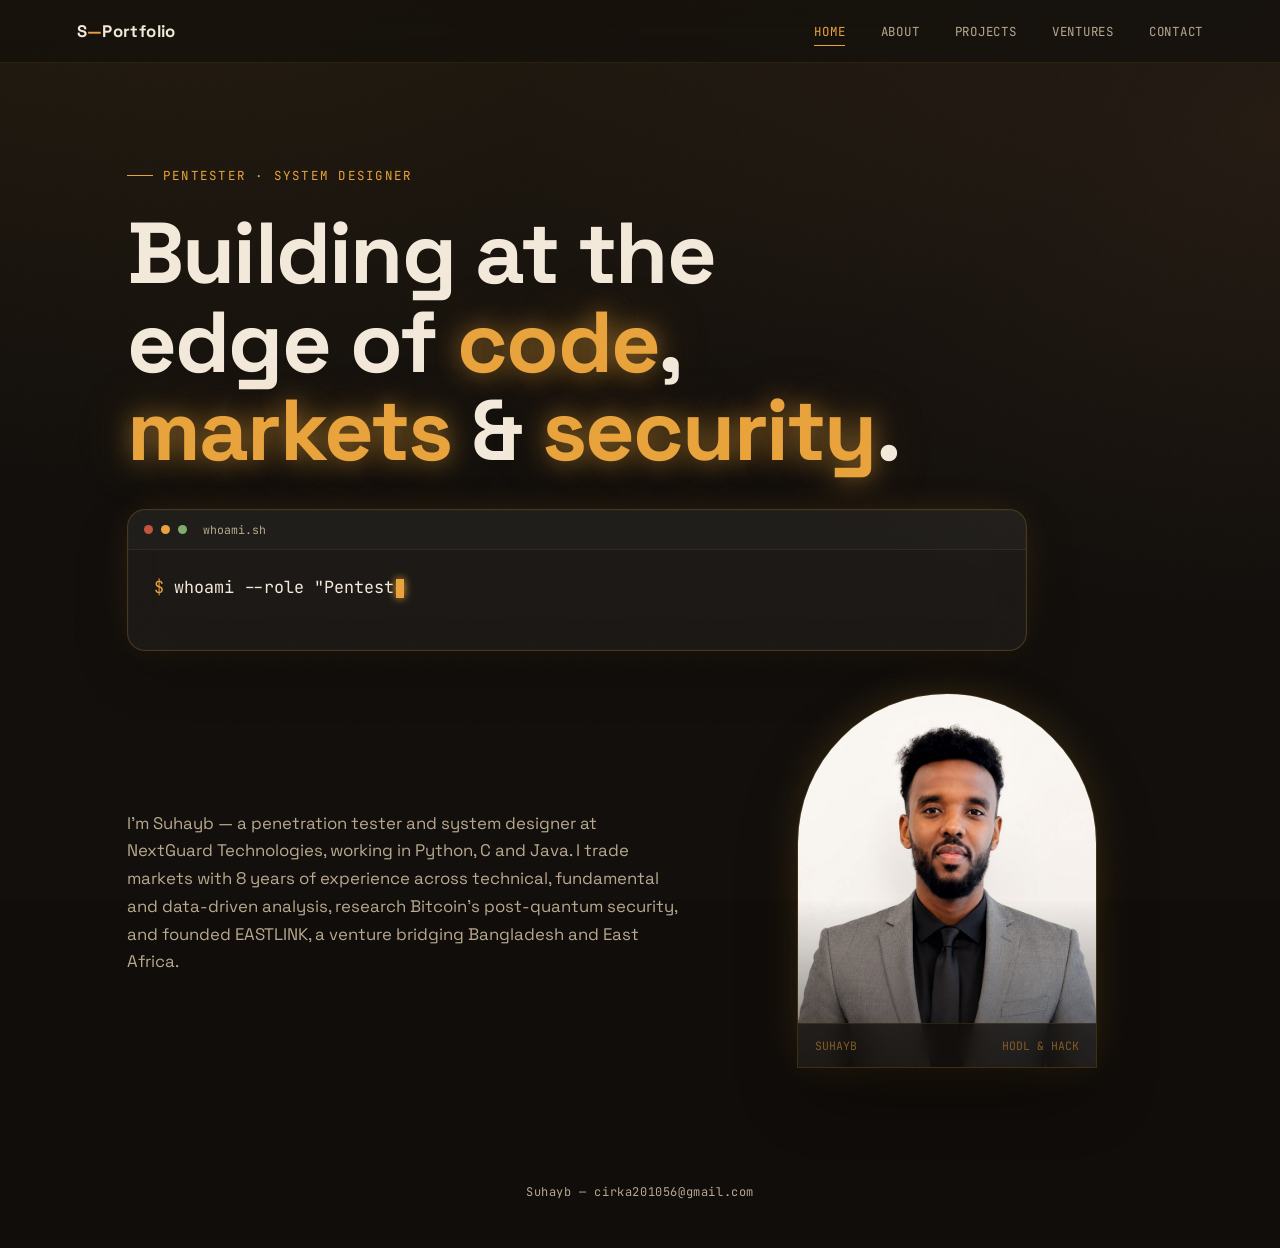
<file: index.html>
<!DOCTYPE html>
<html lang="en">
<head>
<meta charset="UTF-8">
<meta name="viewport" content="width=device-width, initial-scale=1.0">
<title>Suhayb — Pentester & System Designer | Trader | Entrepreneur</title>
<link rel="preconnect" href="https://fonts.googleapis.com">
<link rel="preconnect" href="https://fonts.gstatic.com" crossorigin>
<link href="https://fonts.googleapis.com/css2?family=Space+Grotesk:wght@400;500;600;700&family=JetBrains+Mono:wght@400;500;600&display=swap" rel="stylesheet">
<link rel="icon" type="image/svg+xml" href="favicon.svg">
<meta property="og:title" content="Suhayb — Pentester & System Designer | Trader | Entrepreneur">
<meta property="og:description" content="Penetration tester and system designer working in Python, C and Java. 8 years of ICT/SMC trading experience. Founder of EASTLINK.">
<meta property="og:type" content="website">
<meta property="og:url" content="https://suhaybosman.github.io/">
<meta property="og:image" content="https://suhaybosman.github.io/og-image.png">
<meta name="twitter:card" content="summary_large_image">
<meta name="twitter:title" content="Suhayb — Pentester & System Designer | Trader | Entrepreneur">
<meta name="twitter:description" content="Penetration tester and system designer working in Python, C and Java. 8 years of ICT/SMC trading experience. Founder of EASTLINK.">
<meta name="twitter:image" content="https://suhaybosman.github.io/og-image.png">
<meta name="description" content="Penetration tester and system designer working in Python, C and Java. 8 years of ICT/SMC trading experience. Founder of EASTLINK.">
<link rel="stylesheet" href="styles.css">
</head>
<body>
<div class="noise"></div>

<nav>
  <div class="logo">S<span>—</span>Portfolio</div>
  <button class="navToggle" aria-label="Toggle menu"><span></span><span></span><span></span></button>
  <div class="navlinks">
    <a href="index.html" class="active">Home</a>
    <a href="about.html">About</a>
    <a href="projects.html">Projects</a>
    <a href="ventures.html">Ventures</a>
    <a href="contact.html">Contact</a>
  </div>
</nav>

<main>
  <section class="hero">
    <div class="hero-top">
      <div class="eyebrow mono">Pentester · System Designer</div>
      <h1>Building at the edge of <span class="accent">code</span>, <span class="accent">markets</span> &amp; <span class="accent">security</span>.</h1>

      <div class="terminal terminal-wide">
        <div class="terminal-bar">
          <div class="dot r"></div><div class="dot y"></div><div class="dot g"></div>
          <div class="terminal-title">whoami.sh</div>
        </div>
        <div class="terminal-body">
          <span class="prompt">$</span> <span class="typed" id="typedText"></span><span class="cursor"></span>
        </div>
      </div>
    </div>

    <div class="hero-content">
      <p class="lead">I'm Suhayb — a penetration tester and system designer at NextGuard Technologies, working in Python, C and Java. I trade markets with 8 years of experience across technical, fundamental and data-driven analysis, research Bitcoin's post-quantum security, and founded EASTLINK, a venture bridging Bangladesh and East Africa.</p>

      <div class="hero-photo-wrap">
        <div class="hero-photo-glow"></div>
        <div class="hero-photo-frame">
          <img src="profile-photo.jpg" alt="Suhayb">
          <div class="hero-photo-tag">
            <span>SUHAYB</span>
            <span>HODL &amp; HACK</span>
          </div>
        </div>
      </div>
    </div>
  </section>
</main>

<footer>Suhayb — <span id="footerEmail">···</span></footer>
<script src="script.js"></script>
<script>
  const u = "cirka201056", d = "gmail.com";
  const fe = document.getElementById("footerEmail");
  if(fe){ fe.textContent = u + "@" + d; }
</script>
</body>
</html>
</file>
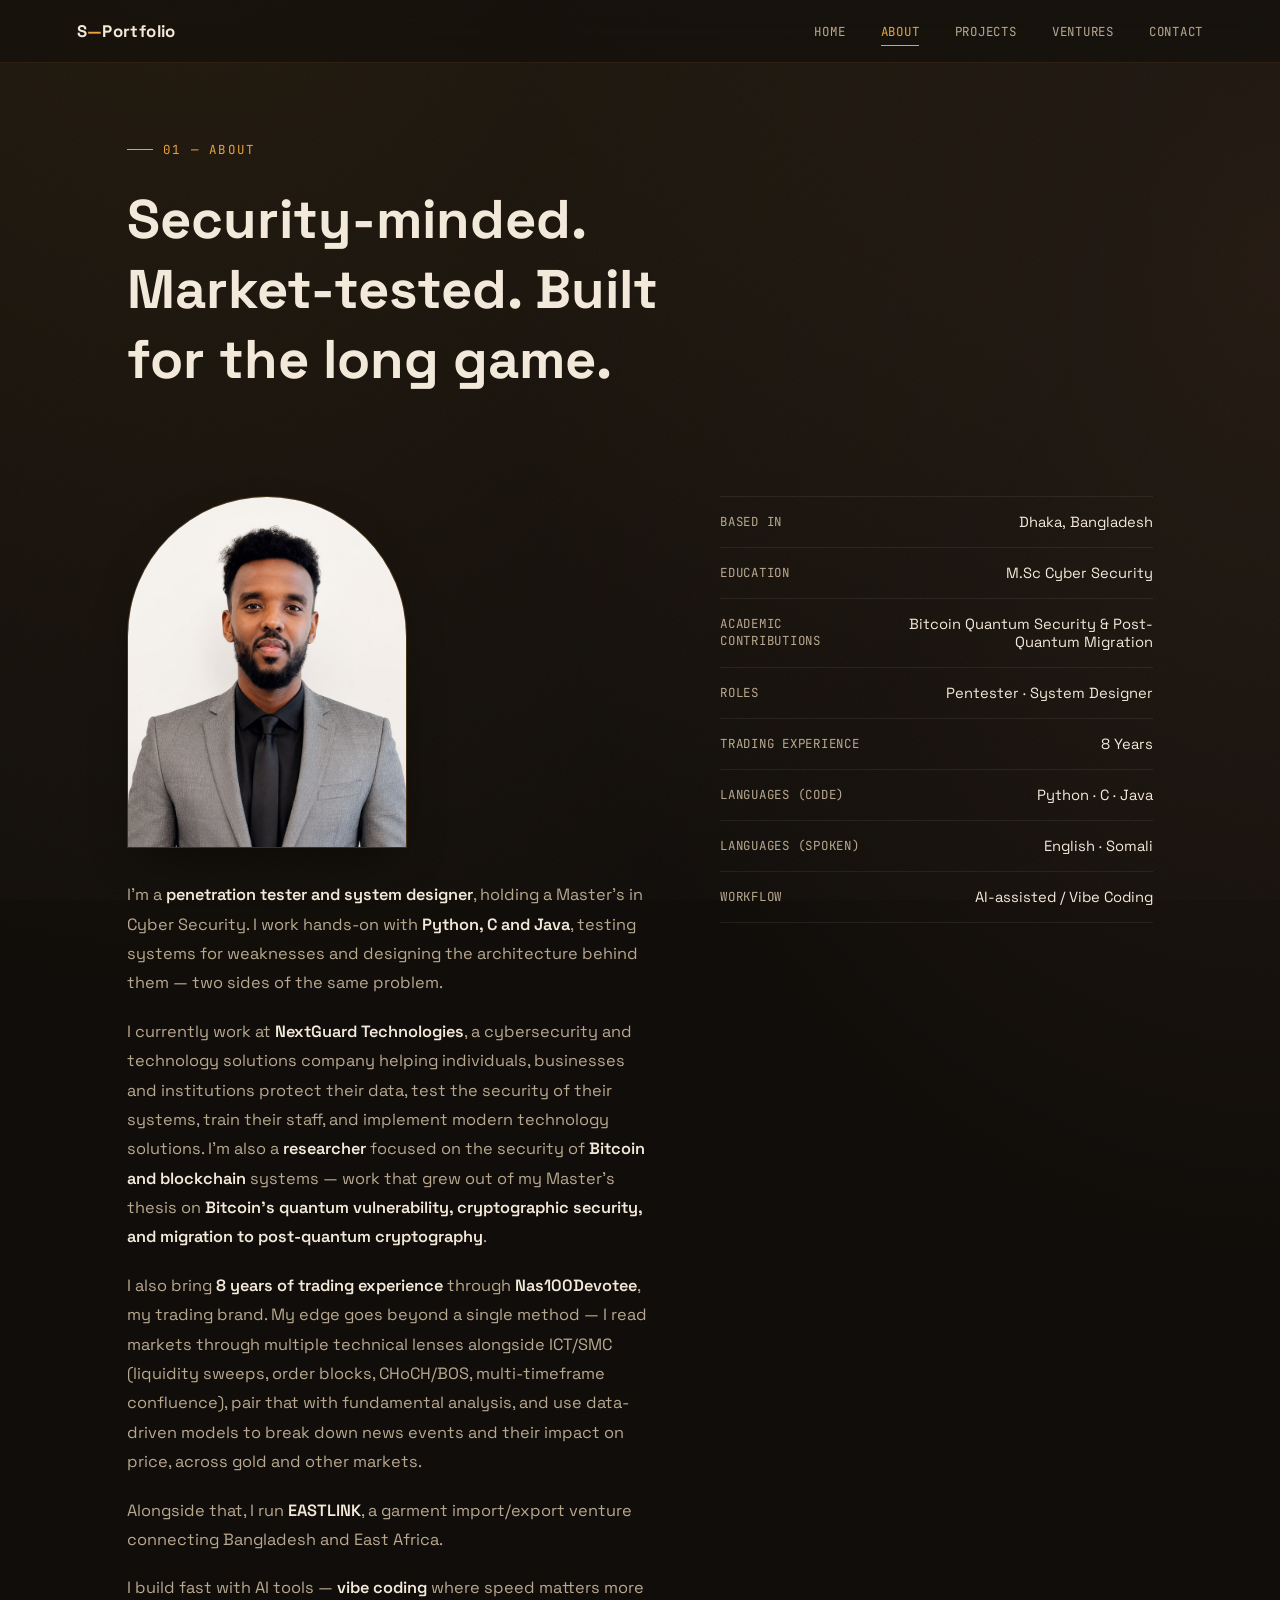
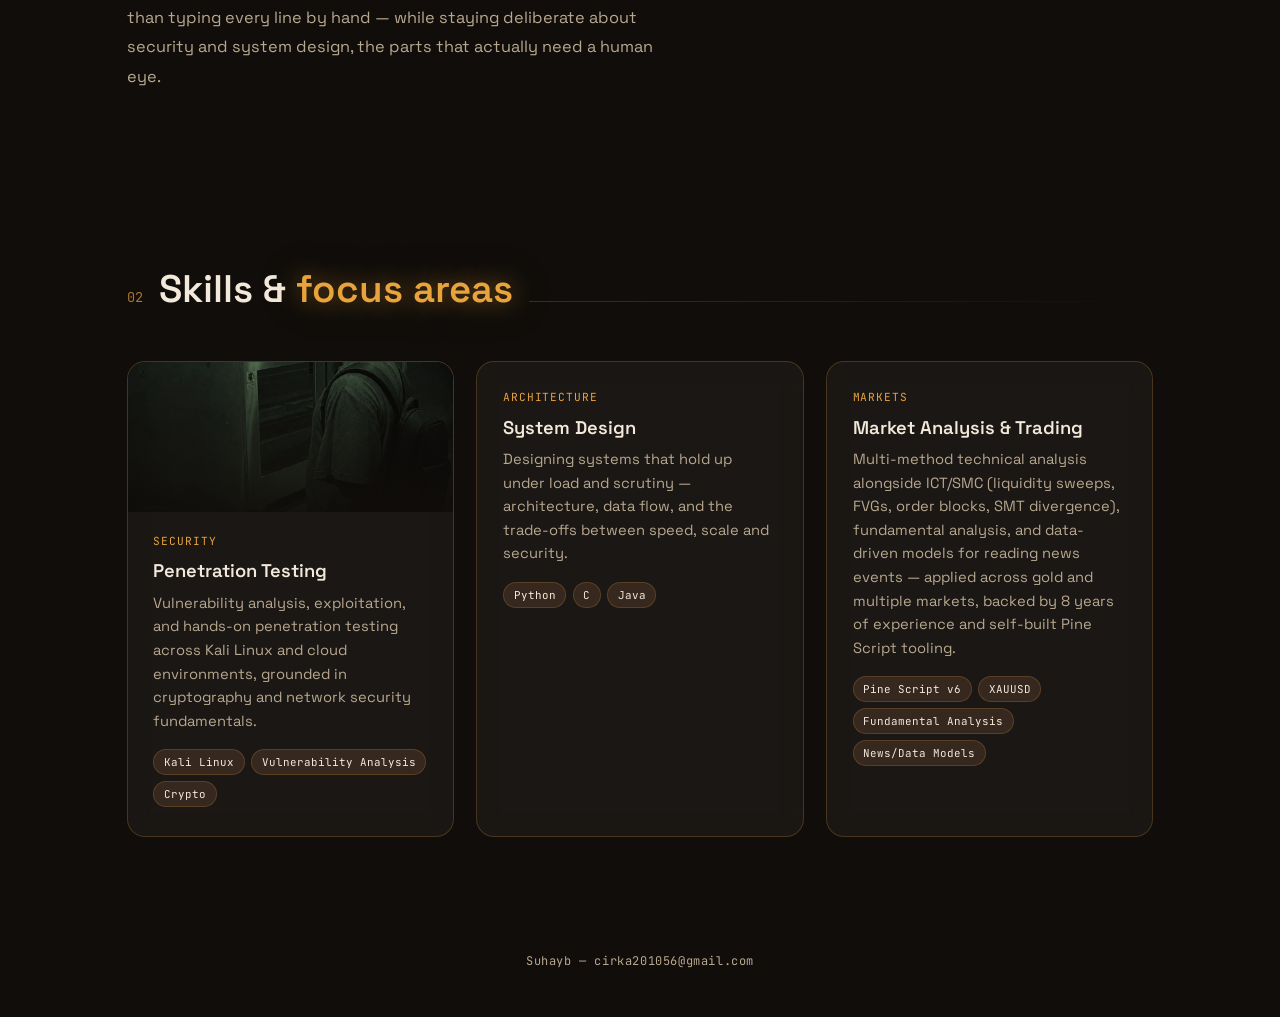
<file: about.html>
<!DOCTYPE html>
<html lang="en">
<head>
<meta charset="UTF-8">
<meta name="viewport" content="width=device-width, initial-scale=1.0">
<title>About — Suhayb</title>
<link rel="preconnect" href="https://fonts.googleapis.com">
<link rel="preconnect" href="https://fonts.gstatic.com" crossorigin>
<link href="https://fonts.googleapis.com/css2?family=Space+Grotesk:wght@400;500;600;700&family=JetBrains+Mono:wght@400;500;600&display=swap" rel="stylesheet">
<link rel="icon" type="image/svg+xml" href="favicon.svg">
<meta property="og:title" content="About — Suhayb">
<meta property="og:description" content="Pentester and system designer with a Master's in Cyber Security, 8 years of trading experience, and hands-on work in Python, C and Java.">
<meta property="og:type" content="website">
<meta property="og:url" content="https://suhaybosman.github.io/about.html">
<meta property="og:image" content="https://suhaybosman.github.io/og-image.png">
<meta name="twitter:card" content="summary_large_image">
<meta name="twitter:title" content="About — Suhayb">
<meta name="twitter:description" content="Pentester and system designer with a Master's in Cyber Security, 8 years of trading experience, and hands-on work in Python, C and Java.">
<meta name="twitter:image" content="https://suhaybosman.github.io/og-image.png">
<meta name="description" content="Pentester and system designer with a Master's in Cyber Security, 8 years of trading experience, and hands-on work in Python, C and Java.">
<link rel="stylesheet" href="styles.css">
</head>
<body>
<div class="noise"></div>

<nav>
  <div class="logo">S<span>—</span>Portfolio</div>
  <button class="navToggle" aria-label="Toggle menu"><span></span><span></span><span></span></button>
  <div class="navlinks">
    <a href="index.html">Home</a>
    <a href="about.html" class="active">About</a>
    <a href="projects.html">Projects</a>
    <a href="ventures.html">Ventures</a>
    <a href="contact.html">Contact</a>
  </div>
</nav>

<main>
  <section class="page-hero">
    <div class="eyebrow mono">01 — About</div>
    <h1 style="font-size:clamp(2.2rem,5vw,3.4rem); font-weight:700; max-width:16ch;">Security-minded. Market-tested. Built for the long game.</h1>
  </section>

  <section>
    <div class="about-grid" data-reveal>
      <div class="about-text">
        <div class="about-photo"><img src="profile-photo.jpg" alt="Suhayb"></div>
        <p>I'm a <strong>penetration tester and system designer</strong>, holding a Master's in Cyber Security. I work hands-on with <strong>Python, C and Java</strong>, testing systems for weaknesses and designing the architecture behind them — two sides of the same problem.</p>
        <p>I currently work at <strong>NextGuard Technologies</strong>, a cybersecurity and technology solutions company helping individuals, businesses and institutions protect their data, test the security of their systems, train their staff, and implement modern technology solutions. I'm also a <strong>researcher</strong> focused on the security of <strong>Bitcoin and blockchain</strong> systems — work that grew out of my Master's thesis on <strong>Bitcoin's quantum vulnerability, cryptographic security, and migration to post-quantum cryptography</strong>.</p>
        <p>I also bring <strong>8 years of trading experience</strong> through <strong>Nas100Devotee</strong>, my trading brand. My edge goes beyond a single method — I read markets through multiple technical lenses alongside ICT/SMC (liquidity sweeps, order blocks, CHoCH/BOS, multi-timeframe confluence), pair that with fundamental analysis, and use data-driven models to break down news events and their impact on price, across gold and other markets.</p>
        <p>Alongside that, I run <strong>EASTLINK</strong>, a garment import/export venture connecting Bangladesh and East Africa.</p>
        <p>I build fast with AI tools — <strong>vibe coding</strong> where speed matters more than typing every line by hand — while staying deliberate about security and system design, the parts that actually need a human eye.</p>
      </div>
      <div class="facts">
        <div class="fact"><span class="k">Based In</span><span class="v">Dhaka, Bangladesh</span></div>
        <div class="fact"><span class="k">Education</span><span class="v">M.Sc Cyber Security</span></div>
        <div class="fact"><span class="k">Academic Contributions</span><span class="v">Bitcoin Quantum Security &amp; Post-Quantum Migration</span></div>
        <div class="fact"><span class="k">Roles</span><span class="v">Pentester · System Designer</span></div>
        <div class="fact"><span class="k">Trading Experience</span><span class="v">8 Years</span></div>
        <div class="fact"><span class="k">Languages (Code)</span><span class="v">Python · C · Java</span></div>
        <div class="fact"><span class="k">Languages (Spoken)</span><span class="v">English · Somali</span></div>
        <div class="fact"><span class="k">Workflow</span><span class="v">AI-assisted / Vibe Coding</span></div>
      </div>
    </div>
  </section>

  <section>
    <div class="section-head">
      <span class="section-num mono">02</span>
      <h2 class="section-title">Skills &amp; <span class="accent">focus areas</span></h2>
      <div class="rule"></div>
    </div>
    <div class="skill-grid">
      <div class="skill-card has-banner" data-reveal>
        <div class="skill-banner"><img src="pentest-banner.jpg" alt="Penetration testing"></div>
        <div class="skill-card-body">
          <div class="skill-tag">Security</div>
          <h3>Penetration Testing</h3>
          <p>Vulnerability analysis, exploitation, and hands-on penetration testing across Kali Linux and cloud environments, grounded in cryptography and network security fundamentals.</p>
          <div class="bar-row">
            <span class="pill">Kali Linux</span><span class="pill">Vulnerability Analysis</span><span class="pill">Crypto</span>
          </div>
        </div>
      </div>
      <div class="skill-card" data-reveal>
        <div class="skill-tag">Architecture</div>
        <h3>System Design</h3>
        <p>Designing systems that hold up under load and scrutiny — architecture, data flow, and the trade-offs between speed, scale and security.</p>
        <div class="bar-row">
          <span class="pill">Python</span><span class="pill">C</span><span class="pill">Java</span>
        </div>
      </div>
      <div class="skill-card" data-reveal>
        <div class="skill-tag">Markets</div>
        <h3>Market Analysis &amp; Trading</h3>
        <p>Multi-method technical analysis alongside ICT/SMC (liquidity sweeps, FVGs, order blocks, SMT divergence), fundamental analysis, and data-driven models for reading news events — applied across gold and multiple markets, backed by 8 years of experience and self-built Pine Script tooling.</p>
        <div class="bar-row">
          <span class="pill">Pine Script v6</span><span class="pill">XAUUSD</span><span class="pill">Fundamental Analysis</span><span class="pill">News/Data Models</span>
        </div>
      </div>
    </div>
  </section>
</main>

<footer>Suhayb — <span id="footerEmail">···</span></footer>
<script src="script.js"></script>
<script>
  const u = "cirka201056", d = "gmail.com";
  const fe = document.getElementById("footerEmail");
  if(fe){ fe.textContent = u + "@" + d; }
</script>
</body>
</html>
</file>
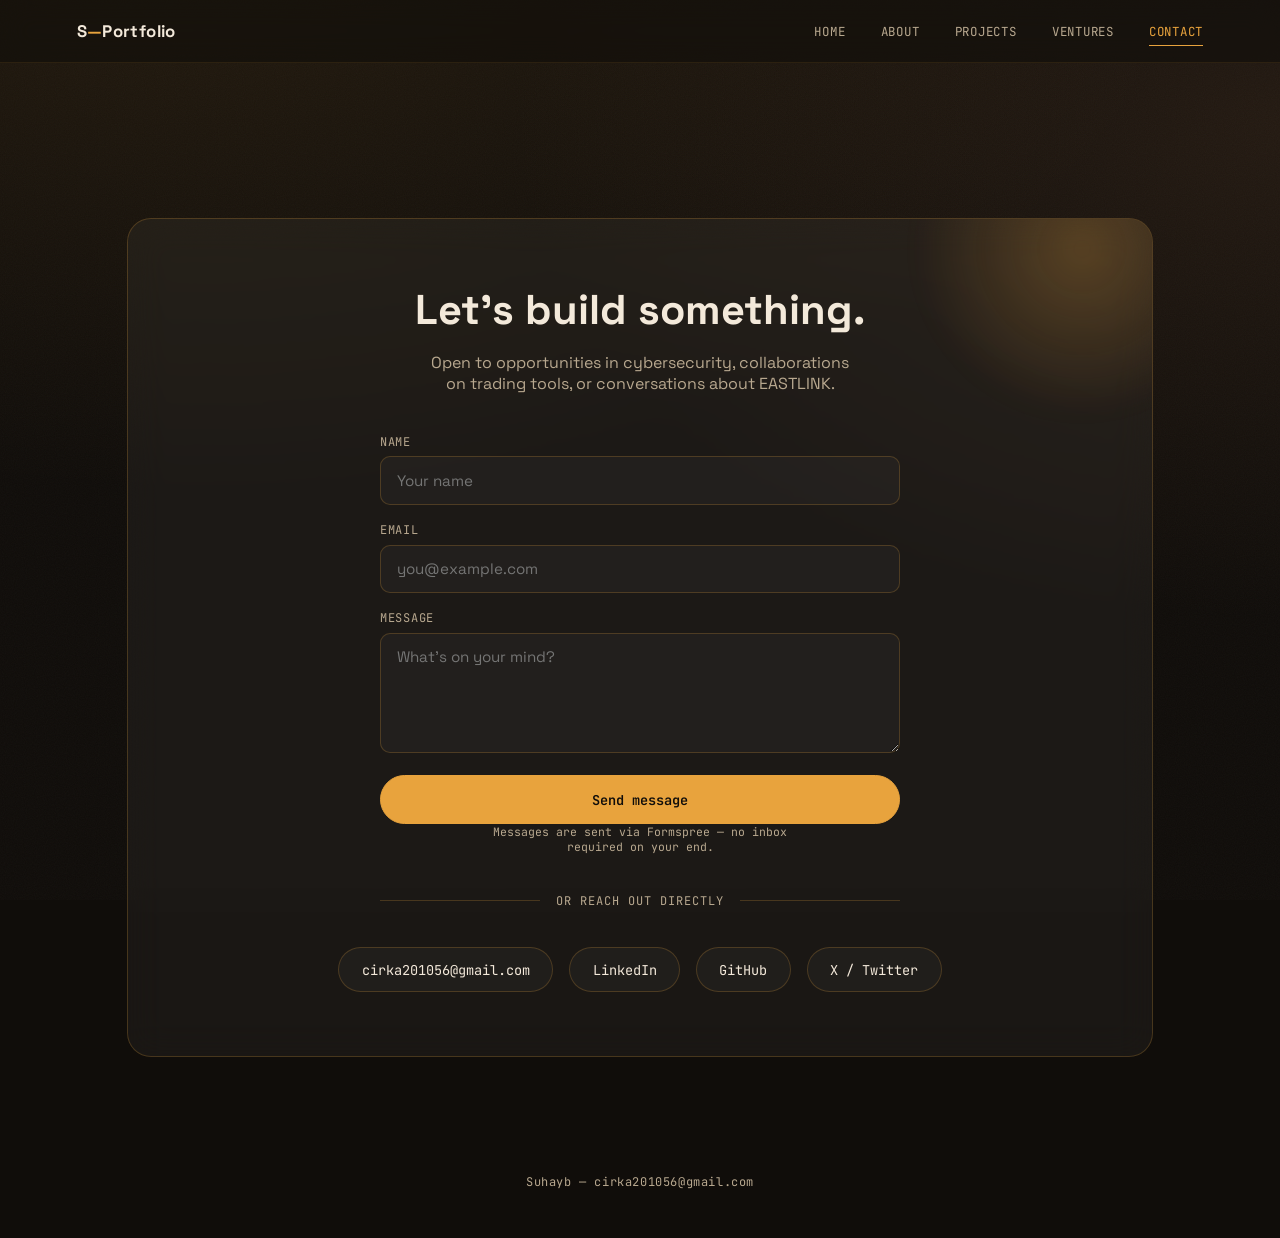
<file: contact.html>
<!DOCTYPE html>
<html lang="en">
<head>
<meta charset="UTF-8">
<meta name="viewport" content="width=device-width, initial-scale=1.0">
<title>Contact — Suhayb</title>
<link rel="preconnect" href="https://fonts.googleapis.com">
<link rel="preconnect" href="https://fonts.gstatic.com" crossorigin>
<link href="https://fonts.googleapis.com/css2?family=Space+Grotesk:wght@400;500;600;700&family=JetBrains+Mono:wght@400;500;600&display=swap" rel="stylesheet">
<link rel="icon" type="image/svg+xml" href="favicon.svg">
<meta property="og:title" content="Contact — Suhayb">
<meta property="og:description" content="Get in touch with Suhayb for security, trading, or business opportunities.">
<meta property="og:type" content="website">
<meta property="og:url" content="https://suhaybosman.github.io/contact.html">
<meta property="og:image" content="https://suhaybosman.github.io/og-image.png">
<meta name="twitter:card" content="summary_large_image">
<meta name="twitter:title" content="Contact — Suhayb">
<meta name="twitter:description" content="Get in touch with Suhayb for security, trading, or business opportunities.">
<meta name="twitter:image" content="https://suhaybosman.github.io/og-image.png">
<meta name="description" content="Get in touch with Suhayb for security, trading, or business opportunities.">
<link rel="stylesheet" href="styles.css">
</head>
<body>
<div class="noise"></div>

<nav>
  <div class="logo">S<span>—</span>Portfolio</div>
  <button class="navToggle" aria-label="Toggle menu"><span></span><span></span><span></span></button>
  <div class="navlinks">
    <a href="index.html">Home</a>
    <a href="about.html">About</a>
    <a href="projects.html">Projects</a>
    <a href="ventures.html">Ventures</a>
    <a href="contact.html" class="active">Contact</a>
  </div>
</nav>

<main>
  <section style="padding-top: 10vw;">
    <div class="contact-wrap" data-reveal>
      <h2>Let's build something.</h2>
      <p>Open to opportunities in cybersecurity, collaborations on trading tools, or conversations about EASTLINK.</p>

      <form class="contact-form" action="https://formspree.io/f/YOUR_FORM_ID" method="POST">
        <div>
          <label for="name">Name</label>
          <input type="text" id="name" name="name" required placeholder="Your name">
        </div>
        <div>
          <label for="email">Email</label>
          <input type="email" id="email" name="_replyto" required placeholder="you@example.com">
        </div>
        <div>
          <label for="message">Message</label>
          <textarea id="message" name="message" required placeholder="What's on your mind?"></textarea>
        </div>
        <button type="submit">Send message</button>
      </form>
      <p class="form-note">Messages are sent via Formspree — no inbox required on your end.</p>

      <div class="form-divider">or reach out directly</div>

      <div class="contact-links">
        <a class="clink" id="emailLink" href="#">Loading email…</a>
        <a class="clink" href="#">LinkedIn</a>
        <a class="clink" href="#">GitHub</a>
        <a class="clink" href="#">X / Twitter</a>
      </div>
    </div>
  </section>
</main>

<footer>Suhayb — <span id="footerEmail">···</span></footer>
<script src="script.js"></script>
<script>
  // simple email obfuscation to reduce spam-bot scraping
  const u = "cirka201056", d = "gmail.com";
  const addr = u + "@" + d;
  const el = document.getElementById('emailLink');
  if(el){ el.href = "mailto:" + addr; el.textContent = addr; }
  const fe = document.getElementById('footerEmail');
  if(fe){ fe.textContent = addr; }
</script>
</body>
</html>
</file>
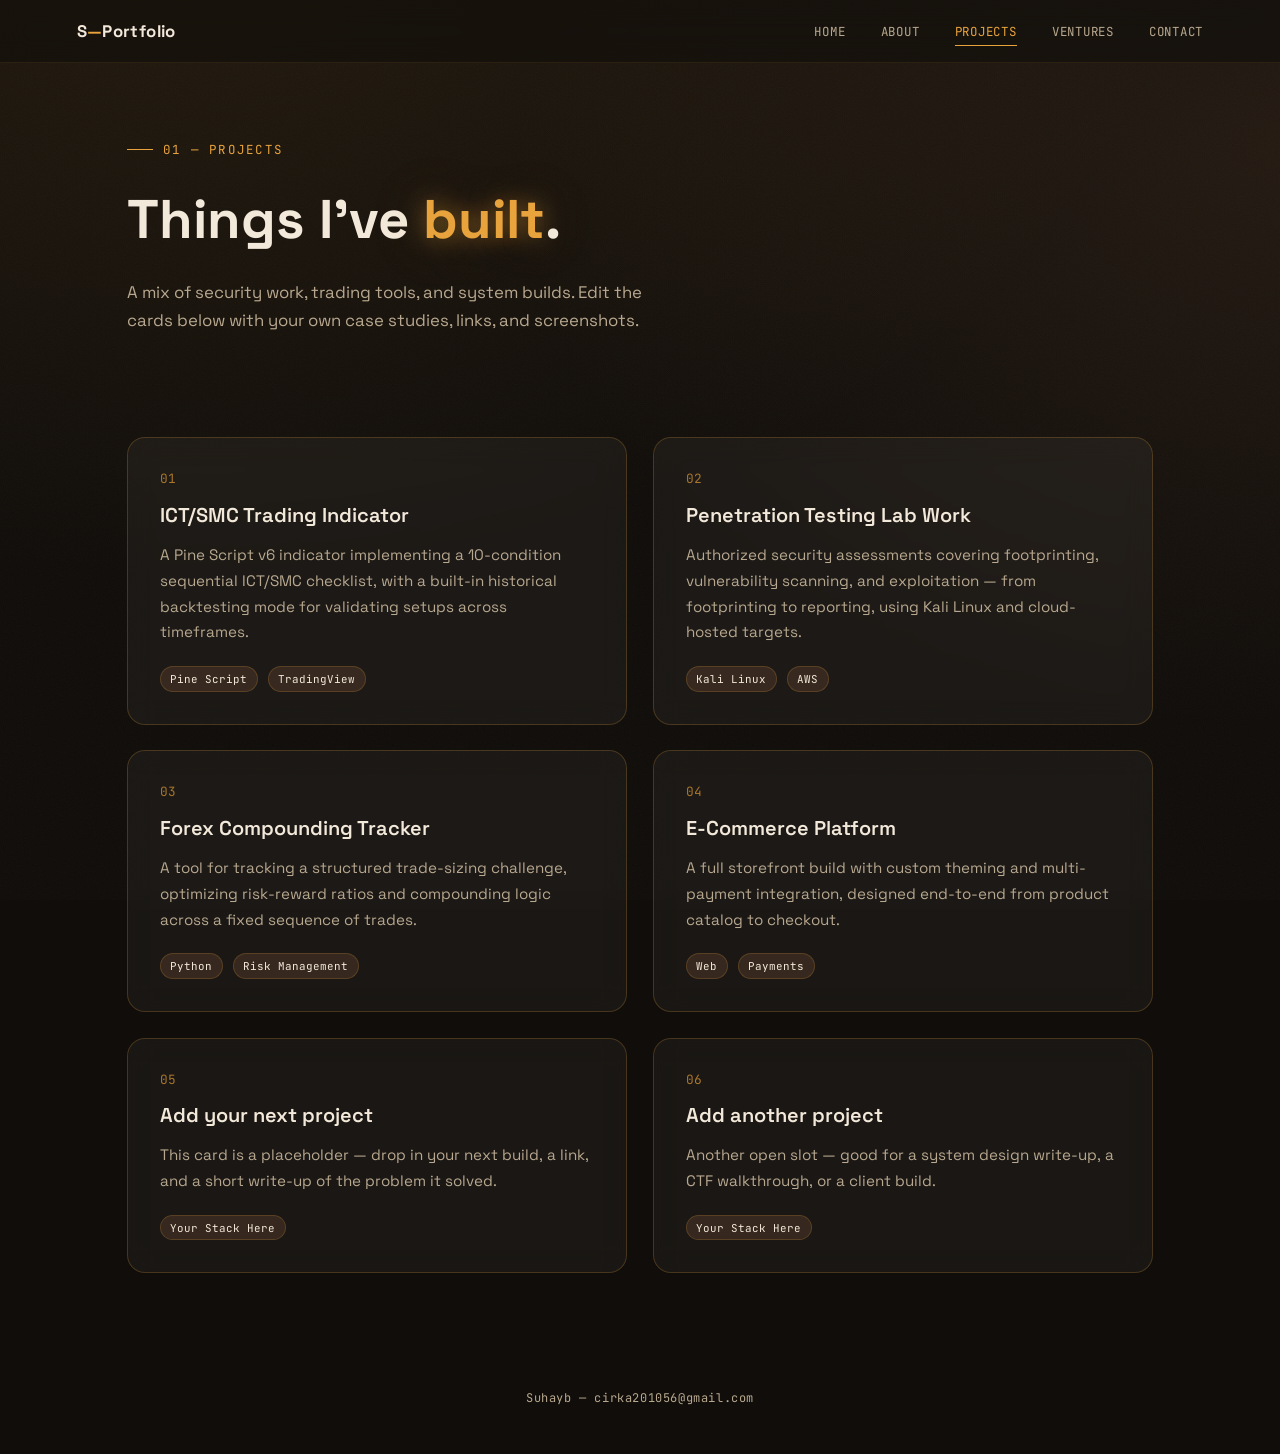
<file: projects.html>
<!DOCTYPE html>
<html lang="en">
<head>
<meta charset="UTF-8">
<meta name="viewport" content="width=device-width, initial-scale=1.0">
<title>Projects — Suhayb</title>
<link rel="preconnect" href="https://fonts.googleapis.com">
<link rel="preconnect" href="https://fonts.gstatic.com" crossorigin>
<link href="https://fonts.googleapis.com/css2?family=Space+Grotesk:wght@400;500;600;700&family=JetBrains+Mono:wght@400;500;600&display=swap" rel="stylesheet">
<link rel="icon" type="image/svg+xml" href="favicon.svg">
<meta property="og:title" content="Projects — Suhayb">
<meta property="og:description" content="Security work, trading tools, and system builds by Suhayb.">
<meta property="og:type" content="website">
<meta property="og:url" content="https://suhaybosman.github.io/projects.html">
<meta property="og:image" content="https://suhaybosman.github.io/og-image.png">
<meta name="twitter:card" content="summary_large_image">
<meta name="twitter:title" content="Projects — Suhayb">
<meta name="twitter:description" content="Security work, trading tools, and system builds by Suhayb.">
<meta name="twitter:image" content="https://suhaybosman.github.io/og-image.png">
<meta name="description" content="Security work, trading tools, and system builds by Suhayb.">
<link rel="stylesheet" href="styles.css">
</head>
<body>
<div class="noise"></div>

<nav>
  <div class="logo">S<span>—</span>Portfolio</div>
  <button class="navToggle" aria-label="Toggle menu"><span></span><span></span><span></span></button>
  <div class="navlinks">
    <a href="index.html">Home</a>
    <a href="about.html">About</a>
    <a href="projects.html" class="active">Projects</a>
    <a href="ventures.html">Ventures</a>
    <a href="contact.html">Contact</a>
  </div>
</nav>

<main>
  <section class="page-hero">
    <div class="eyebrow mono">01 — Projects</div>
    <h1 style="font-size:clamp(2.2rem,5vw,3.4rem); font-weight:700; max-width:16ch;">Things I've <span class="accent">built</span>.</h1>
    <p class="lead">A mix of security work, trading tools, and system builds. Edit the cards below with your own case studies, links, and screenshots.</p>
  </section>

  <section>
    <div class="project-grid">

      <div class="project-card" data-reveal>
        <div class="project-num mono">01</div>
        <h3>ICT/SMC Trading Indicator</h3>
        <p>A Pine Script v6 indicator implementing a 10-condition sequential ICT/SMC checklist, with a built-in historical backtesting mode for validating setups across timeframes.</p>
        <div class="project-links">
          <span class="pill">Pine Script</span><span class="pill">TradingView</span>
        </div>
      </div>

      <div class="project-card" data-reveal>
        <div class="project-num mono">02</div>
        <h3>Penetration Testing Lab Work</h3>
        <p>Authorized security assessments covering footprinting, vulnerability scanning, and exploitation — from footprinting to reporting, using Kali Linux and cloud-hosted targets.</p>
        <div class="project-links">
          <span class="pill">Kali Linux</span><span class="pill">AWS</span>
        </div>
      </div>

      <div class="project-card" data-reveal>
        <div class="project-num mono">03</div>
        <h3>Forex Compounding Tracker</h3>
        <p>A tool for tracking a structured trade-sizing challenge, optimizing risk-reward ratios and compounding logic across a fixed sequence of trades.</p>
        <div class="project-links">
          <span class="pill">Python</span><span class="pill">Risk Management</span>
        </div>
      </div>

      <div class="project-card" data-reveal>
        <div class="project-num mono">04</div>
        <h3>E-Commerce Platform</h3>
        <p>A full storefront build with custom theming and multi-payment integration, designed end-to-end from product catalog to checkout.</p>
        <div class="project-links">
          <span class="pill">Web</span><span class="pill">Payments</span>
        </div>
      </div>

      <div class="project-card" data-reveal>
        <div class="project-num mono">05</div>
        <h3>Add your next project</h3>
        <p>This card is a placeholder — drop in your next build, a link, and a short write-up of the problem it solved.</p>
        <div class="project-links">
          <span class="pill">Your Stack Here</span>
        </div>
      </div>

      <div class="project-card" data-reveal>
        <div class="project-num mono">06</div>
        <h3>Add another project</h3>
        <p>Another open slot — good for a system design write-up, a CTF walkthrough, or a client build.</p>
        <div class="project-links">
          <span class="pill">Your Stack Here</span>
        </div>
      </div>

    </div>
  </section>
</main>

<footer>Suhayb — <span id="footerEmail">···</span></footer>
<script src="script.js"></script>
<script>
  const u = "cirka201056", d = "gmail.com";
  const fe = document.getElementById("footerEmail");
  if(fe){ fe.textContent = u + "@" + d; }
</script>
</body>
</html>
</file>
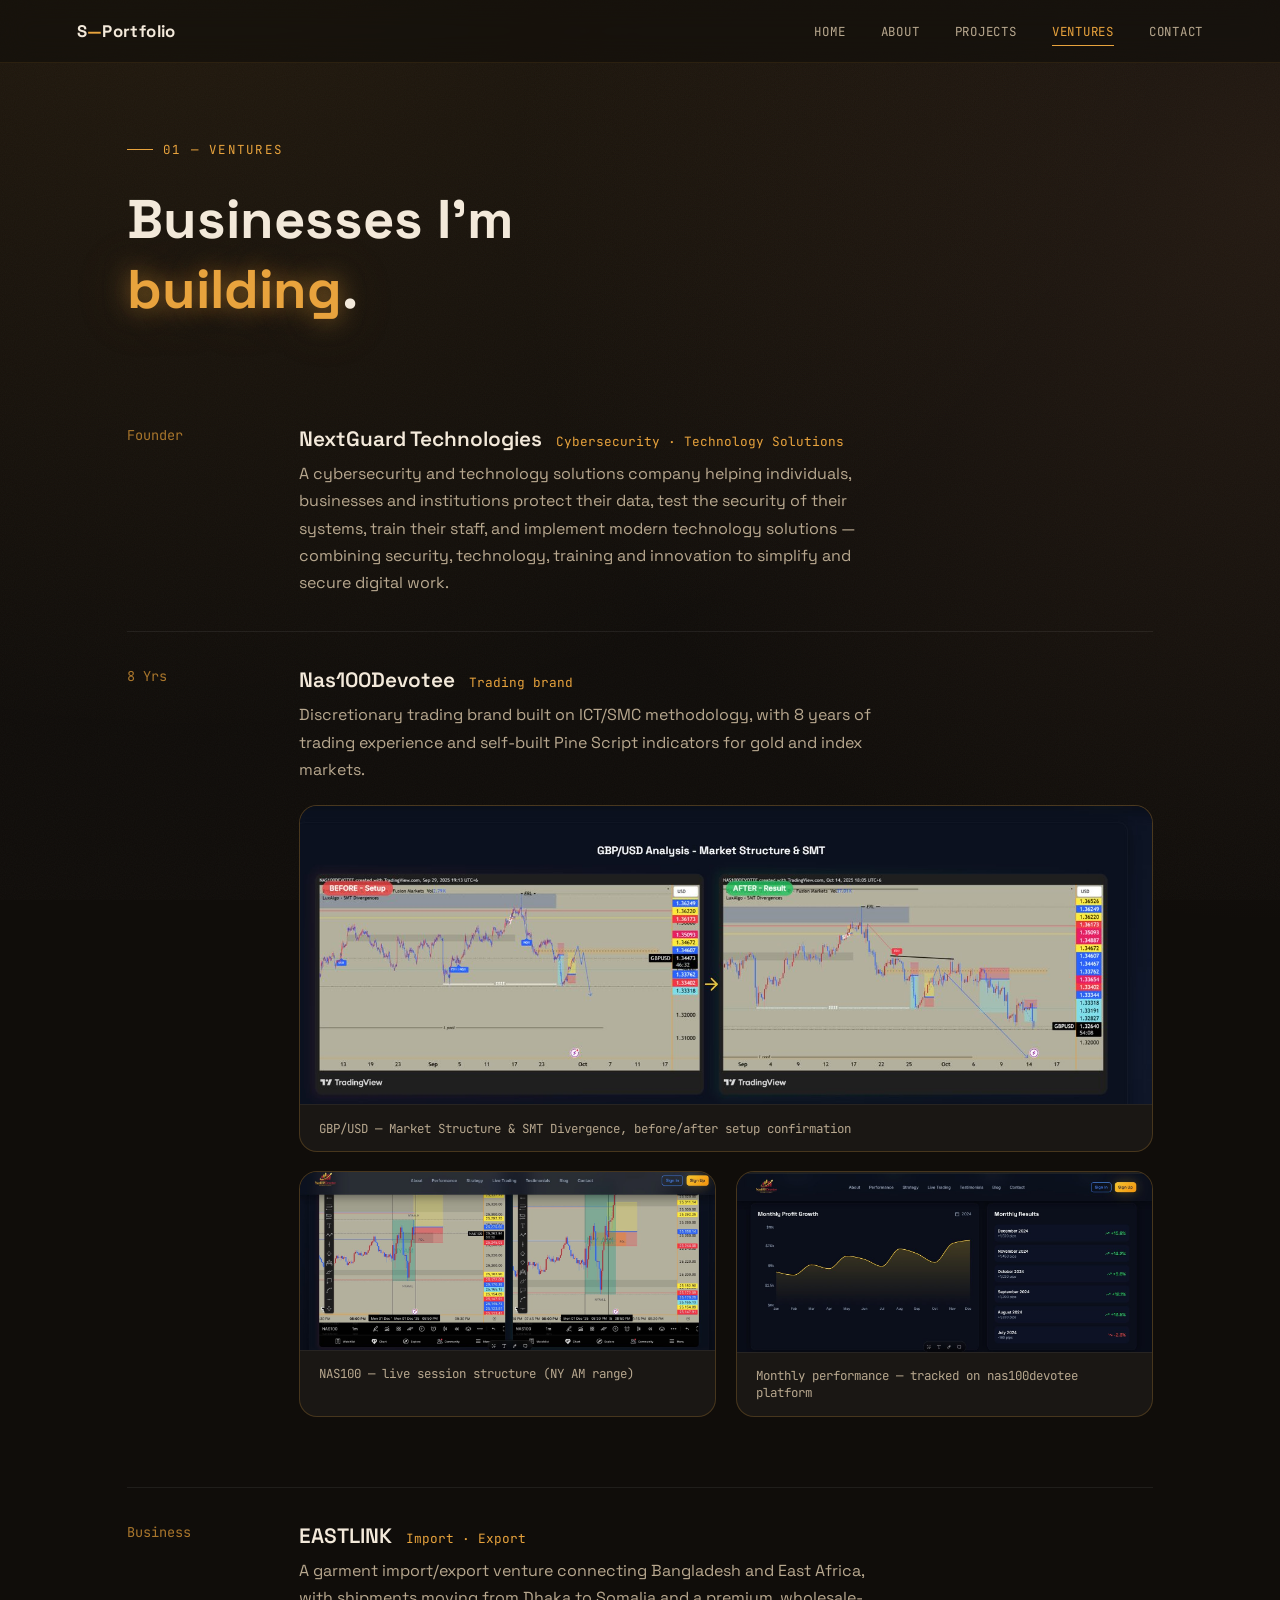
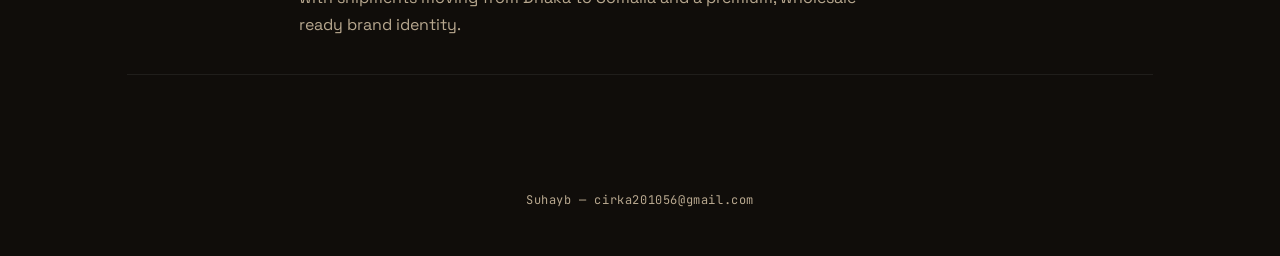
<file: ventures.html>
<!DOCTYPE html>
<html lang="en">
<head>
<meta charset="UTF-8">
<meta name="viewport" content="width=device-width, initial-scale=1.0">
<title>Ventures — Suhayb</title>
<link rel="preconnect" href="https://fonts.googleapis.com">
<link rel="preconnect" href="https://fonts.gstatic.com" crossorigin>
<link href="https://fonts.googleapis.com/css2?family=Space+Grotesk:wght@400;500;600;700&family=JetBrains+Mono:wght@400;500;600&display=swap" rel="stylesheet">
<link rel="icon" type="image/svg+xml" href="favicon.svg">
<meta property="og:title" content="Ventures — Suhayb">
<meta property="og:description" content="Nas100Devotee trading brand and EASTLINK import/export venture.">
<meta property="og:type" content="website">
<meta property="og:url" content="https://suhaybosman.github.io/ventures.html">
<meta property="og:image" content="https://suhaybosman.github.io/og-image.png">
<meta name="twitter:card" content="summary_large_image">
<meta name="twitter:title" content="Ventures — Suhayb">
<meta name="twitter:description" content="Nas100Devotee trading brand and EASTLINK import/export venture.">
<meta name="twitter:image" content="https://suhaybosman.github.io/og-image.png">
<meta name="description" content="Nas100Devotee trading brand and EASTLINK import/export venture.">
<link rel="stylesheet" href="styles.css">
</head>
<body>
<div class="noise"></div>

<nav>
  <div class="logo">S<span>—</span>Portfolio</div>
  <button class="navToggle" aria-label="Toggle menu"><span></span><span></span><span></span></button>
  <div class="navlinks">
    <a href="index.html">Home</a>
    <a href="about.html">About</a>
    <a href="projects.html">Projects</a>
    <a href="ventures.html" class="active">Ventures</a>
    <a href="contact.html">Contact</a>
  </div>
</nav>

<main>
  <section class="page-hero">
    <div class="eyebrow mono">01 — Ventures</div>
    <h1 style="font-size:clamp(2.2rem,5vw,3.4rem); font-weight:700; max-width:16ch;">Businesses I'm <span class="accent">building</span>.</h1>
  </section>

  <section>
    <div data-reveal>
      <div class="venture">
        <div class="venture-year mono">Founder</div>
        <div>
          <h3>NextGuard Technologies <span>Cybersecurity · Technology Solutions</span></h3>
          <p>A cybersecurity and technology solutions company helping individuals, businesses and institutions protect their data, test the security of their systems, train their staff, and implement modern technology solutions — combining security, technology, training and innovation to simplify and secure digital work.</p>
        </div>
      </div>
      <div class="venture">
        <div class="venture-year mono">8 Yrs</div>
        <div>
          <h3>Nas100Devotee <span>Trading brand</span></h3>
          <p>Discretionary trading brand built on ICT/SMC methodology, with 8 years of trading experience and self-built Pine Script indicators for gold and index markets.</p>

          <div class="venture-gallery">
            <figure>
              <img src="trading-before-after.jpg" alt="GBP/USD market structure and SMT analysis, before and after">
              <figcaption>GBP/USD — Market Structure &amp; SMT Divergence, before/after setup confirmation</figcaption>
            </figure>
            <div class="gallery-grid-2">
              <figure>
                <img src="trading-live-analysis.jpg" alt="NAS100 live session analysis on the Nas100Devotee platform">
                <figcaption>NAS100 — live session structure (NY AM range)</figcaption>
              </figure>
              <figure>
                <img src="trading-performance.jpg" alt="Nas100Devotee monthly performance dashboard">
                <figcaption>Monthly performance — tracked on nas100devotee platform</figcaption>
              </figure>
            </div>
          </div>
        </div>
      </div>
      <div class="venture">
        <div class="venture-year mono">Business</div>
        <div>
          <h3>EASTLINK <span>Import · Export</span></h3>
          <p>A garment import/export venture connecting Bangladesh and East Africa, with shipments moving from Dhaka to Somalia and a premium, wholesale-ready brand identity.</p>
        </div>
      </div>
    </div>
  </section>
</main>

<footer>Suhayb — <span id="footerEmail">···</span></footer>
<script src="script.js"></script>
<script>
  const u = "cirka201056", d = "gmail.com";
  const fe = document.getElementById("footerEmail");
  if(fe){ fe.textContent = u + "@" + d; }
</script>
</body>
</html>
</file>
<file: styles.css>
:root{
  --bg: #100D0A;
  --bg-soft: #17130F;
  --turmeric: #E8A33D;
  --turmeric-dim: #a9762c;
  --malt: #8B5E3C;
  --malt-soft: #4a3624;
  --cream: #F3E9DA;
  --muted: #B8A88F;
  --glass: rgba(255,255,255,0.045);
  --glass-border: rgba(232,163,61,0.22);
  --radius: 18px;
}

*{ margin:0; padding:0; box-sizing:border-box; }
html{ scroll-behavior:smooth; }

body{
  background:
    radial-gradient(ellipse 80% 50% at 15% -10%, rgba(232,163,61,0.10), transparent),
    radial-gradient(ellipse 60% 40% at 100% 10%, rgba(139,94,60,0.16), transparent),
    var(--bg);
  color: var(--cream);
  font-family: 'Space Grotesk', sans-serif;
  min-height: 100vh;
  overflow-x: hidden;
}

::selection{ background: var(--turmeric); color:#100D0A; }
a{ color: inherit; text-decoration:none; }
.mono{ font-family:'JetBrains Mono', monospace; }

.noise{
  position:fixed; inset:0; pointer-events:none; opacity:0.035; z-index:1;
  background-image: url("data:image/svg+xml,%3Csvg xmlns='http://www.w3.org/2000/svg' width='120' height='120'%3E%3Cfilter id='n'%3E%3CfeTurbulence type='fractalNoise' baseFrequency='0.9' numOctaves='2' stitchTiles='stitch'/%3E%3C/filter%3E%3Crect width='100%25' height='100%25' filter='url(%23n)'/%3E%3C/svg%3E");
}

nav{
  position:fixed; top:0; left:0; right:0; z-index:100;
  display:flex; justify-content:space-between; align-items:center;
  padding: 20px 6vw;
  backdrop-filter: blur(14px);
  background: rgba(16,13,10,0.55);
  border-bottom: 1px solid rgba(232,163,61,0.1);
}
.logo{ font-weight:700; letter-spacing:0.02em; font-size:1.05rem; }
.logo span{ color: var(--turmeric); }
.navlinks{ display:flex; gap: 2.2rem; font-family:'JetBrains Mono',monospace; font-size:0.78rem; letter-spacing:0.06em; text-transform:uppercase; color: var(--muted); }
.navlinks a{ position:relative; transition: color 0.25s; }
.navlinks a:hover, .navlinks a.active{ color: var(--turmeric); }
.navlinks a::after{
  content:''; position:absolute; left:0; bottom:-6px; width:0; height:1px; background:var(--turmeric);
  transition: width 0.3s;
}
.navlinks a:hover::after, .navlinks a.active::after{ width:100%; }

.navToggle{ display:none; flex-direction:column; gap:5px; cursor:pointer; background:none; border:none; padding:6px; }
.navToggle span{ width:22px; height:2px; background: var(--turmeric); display:block; }

main{ padding-top: 90px; }
section{ position:relative; z-index:2; padding: 6vw 6vw; max-width:1180px; margin:0 auto; }

.page-hero{ padding-top: 4vw; padding-bottom: 2vw; }
.eyebrow{
  font-family:'JetBrains Mono',monospace; font-size:0.78rem; letter-spacing:0.18em; text-transform:uppercase;
  color: var(--turmeric); display:flex; align-items:center; gap:10px; margin-bottom:1.6rem;
}
.eyebrow::before{ content:''; width:26px; height:1px; background: var(--turmeric); display:inline-block; }

.hero{ min-height:88vh; display:flex; flex-direction:column; justify-content:center; }
.hero h1{
  font-size: clamp(2.6rem, 7vw, 5.4rem); line-height:1.02; font-weight:700; letter-spacing:-0.02em;
  max-width: 14ch;
}
.hero h1 .accent, h1 .accent, h2 .accent{
  color: var(--turmeric);
  text-shadow: 0 0 24px rgba(232,163,61,0.55), 0 0 60px rgba(232,163,61,0.25);
}
.hero p.lead, p.lead{
  margin-top: 1.6rem; max-width: 50ch; color: var(--muted); font-size: 1.05rem; line-height:1.65;
}

.terminal{
  margin-top: 3rem;
  max-width: 560px;
  background: var(--glass);
  border: 1px solid var(--glass-border);
  border-radius: var(--radius);
  backdrop-filter: blur(18px);
  box-shadow: 0 0 0 1px rgba(255,255,255,0.02) inset, 0 20px 60px -20px rgba(0,0,0,0.6), 0 0 40px -12px rgba(232,163,61,0.25);
  overflow:hidden;
}
.terminal-bar{
  display:flex; align-items:center; gap:8px; padding: 12px 16px;
  border-bottom: 1px solid rgba(255,255,255,0.06);
  background: rgba(255,255,255,0.02);
}
.dot{ width:9px; height:9px; border-radius:50%; }
.dot.r{ background:#c1553d; } .dot.y{ background: var(--turmeric); } .dot.g{ background:#7fae6a; }
.terminal-title{ margin-left:8px; font-family:'JetBrains Mono',monospace; font-size:0.72rem; color: var(--muted); }
.terminal-body{ padding: 22px 22px 26px; font-family:'JetBrains Mono',monospace; font-size:0.92rem; min-height: 92px; }
.terminal-body .prompt{ color: var(--turmeric); }
.terminal-body .typed{ color: var(--cream); }
.cursor{
  display:inline-block; width:8px; height:1.1em; background:var(--turmeric); margin-left:2px; vertical-align:text-bottom;
  animation: blink 1s steps(1) infinite; box-shadow: 0 0 8px var(--turmeric);
}
@keyframes blink{ 50%{ opacity:0; } }

.section-head{ display:flex; align-items:baseline; gap:1rem; margin-bottom: 3rem; }
.section-num{ font-family:'JetBrains Mono',monospace; color: var(--turmeric-dim); font-size:0.85rem; }
.section-title{ font-size: clamp(1.6rem, 3.6vw, 2.4rem); font-weight:600; }
.rule{ flex:1; height:1px; background: linear-gradient(90deg, var(--glass-border), transparent); }

.about-grid{ display:grid; grid-template-columns: 1.1fr 0.9fr; gap: 4rem; align-items:start; }
.about-text p{ color: var(--muted); line-height:1.8; font-size:1.02rem; margin-bottom:1.2rem; }
.about-text strong{ color: var(--cream); font-weight:600; }

.facts{ display:flex; flex-direction:column; gap: 0; border-top:1px solid rgba(255,255,255,0.07); }
.fact{ display:flex; justify-content:space-between; padding: 1rem 0; border-bottom:1px solid rgba(255,255,255,0.07); font-size:0.92rem; }
.fact .k{ color: var(--muted); font-family:'JetBrains Mono',monospace; font-size:0.78rem; text-transform:uppercase; letter-spacing:0.06em; }
.fact .v{ color: var(--cream); text-align:right; }

.skill-grid{ display:grid; grid-template-columns: repeat(3, 1fr); gap: 1.4rem; }
.skill-card{
  background: var(--glass); border:1px solid var(--glass-border); border-radius: var(--radius);
  padding: 1.8rem 1.6rem; backdrop-filter: blur(14px); transition: transform 0.35s, box-shadow 0.35s, border-color 0.35s;
}
.skill-card:hover{
  transform: translateY(-6px);
  border-color: rgba(232,163,61,0.5);
  box-shadow: 0 20px 40px -18px rgba(232,163,61,0.3);
}
.skill-tag{ font-family:'JetBrains Mono',monospace; font-size:0.7rem; color: var(--turmeric); letter-spacing:0.08em; text-transform:uppercase; }
.skill-card h3{ margin: 0.7rem 0 0.6rem; font-size:1.15rem; font-weight:600; }
.skill-card p{ color: var(--muted); font-size:0.92rem; line-height:1.6; }
.bar-row{ margin-top:1rem; display:flex; flex-wrap:wrap; gap:0.4rem; }
.pill{
  font-family:'JetBrains Mono',monospace; font-size:0.68rem; padding: 0.3rem 0.6rem; border-radius: 999px;
  background: rgba(139,94,60,0.25); border:1px solid rgba(232,163,61,0.2); color: var(--cream);
}

.venture{
  display:grid; grid-template-columns: 140px 1fr; gap:2rem; padding: 2.2rem 0;
  border-bottom:1px solid rgba(255,255,255,0.07);
}
.venture:first-child{ padding-top:0; }
.venture-year{ font-family:'JetBrains Mono',monospace; color: var(--turmeric-dim); font-size:0.85rem; }
.venture h3{ font-size:1.3rem; font-weight:600; margin-bottom:0.5rem; }
.venture h3 span{ color: var(--turmeric); font-family:'JetBrains Mono',monospace; font-size:0.8rem; font-weight:400; margin-left:0.6rem; }
.venture p{ color: var(--muted); line-height:1.7; max-width:60ch; }

/* projects grid */
.project-grid{ display:grid; grid-template-columns: repeat(2, 1fr); gap: 1.6rem; }
.project-card{
  background: var(--glass); border:1px solid var(--glass-border); border-radius: var(--radius);
  padding: 2rem; backdrop-filter: blur(14px); transition: transform 0.35s, box-shadow 0.35s, border-color 0.35s;
  display:flex; flex-direction:column; gap:0.9rem;
}
.project-card:hover{
  transform: translateY(-6px);
  border-color: rgba(232,163,61,0.5);
  box-shadow: 0 20px 40px -18px rgba(232,163,61,0.3);
}
.project-num{ font-family:'JetBrains Mono',monospace; color: var(--turmeric-dim); font-size:0.8rem; }
.project-card h3{ font-size:1.25rem; font-weight:600; }
.project-card p{ color: var(--muted); line-height:1.7; font-size:0.95rem; flex:1; }
.project-links{ display:flex; gap:0.6rem; flex-wrap:wrap; margin-top:0.4rem; }

.contact-wrap{
  background: var(--glass); border:1px solid var(--glass-border); border-radius: 24px;
  padding: 4rem 3rem; text-align:center; backdrop-filter: blur(18px); position:relative; overflow:hidden;
}
.contact-wrap::before{
  content:''; position:absolute; width:340px; height:340px; border-radius:50%;
  background: radial-gradient(circle, rgba(232,163,61,0.25), transparent 70%);
  top:-140px; right:-100px; filter: blur(10px);
}
.contact-wrap h2{ font-size: clamp(1.8rem, 4vw, 2.6rem); font-weight:700; margin-bottom:1rem; position:relative; }
.contact-wrap p{ color: var(--muted); max-width:44ch; margin: 0 auto 2rem; position:relative; }
.contact-links{ display:flex; gap:1rem; justify-content:center; flex-wrap:wrap; position:relative; }
.clink{
  font-family:'JetBrains Mono',monospace; font-size:0.85rem; padding: 0.8rem 1.4rem; border-radius: 999px;
  border:1px solid var(--glass-border); background: rgba(255,255,255,0.03); transition: all 0.3s;
}
.clink:hover{ background: var(--turmeric); color:#100D0A; border-color: var(--turmeric); box-shadow: 0 0 24px rgba(232,163,61,0.5); }

.contact-form{ position:relative; max-width:520px; margin: 2.5rem auto 0; display:flex; flex-direction:column; gap:1.1rem; text-align:left; }
.contact-form label{ font-family:'JetBrains Mono',monospace; font-size:0.75rem; color: var(--muted); text-transform:uppercase; letter-spacing:0.06em; margin-bottom:0.4rem; display:block; }
.contact-form input, .contact-form textarea{
  width:100%; background: rgba(255,255,255,0.03); border:1px solid var(--glass-border); border-radius:10px;
  padding: 0.85rem 1rem; color: var(--cream); font-family:'Space Grotesk', sans-serif; font-size:0.95rem;
  outline:none; transition: border-color 0.25s, box-shadow 0.25s;
}
.contact-form input:focus, .contact-form textarea:focus{
  border-color: var(--turmeric); box-shadow: 0 0 0 3px rgba(232,163,61,0.15);
}
.contact-form textarea{ resize:vertical; min-height:120px; }
.contact-form button{
  font-family:'JetBrains Mono',monospace; font-size:0.85rem; padding: 0.9rem 1.4rem; border-radius: 999px;
  border:1px solid var(--turmeric); background: var(--turmeric); color:#100D0A; font-weight:600; cursor:pointer;
  transition: all 0.3s;
}
.contact-form button:hover{ box-shadow: 0 0 24px rgba(232,163,61,0.5); transform: translateY(-2px); }
.form-note{ font-family:'JetBrains Mono',monospace; font-size:0.72rem; color: var(--muted); text-align:center; margin-top:0.6rem; }
.form-divider{ display:flex; align-items:center; gap:1rem; max-width:520px; margin: 2.4rem auto; color: var(--muted); font-family:'JetBrains Mono',monospace; font-size:0.75rem; text-transform:uppercase; letter-spacing:0.08em; }
.form-divider::before, .form-divider::after{ content:''; flex:1; height:1px; background: var(--glass-border); }

/* hero photo */
.hero-top{ max-width: 900px; }
.terminal-wide{ max-width: 100%; margin-top: 2.2rem; }
.terminal-wide .terminal-body{ font-size: 1.05rem; padding: 26px 26px 30px; min-height: 100px; }
.hero-content{ display:grid; grid-template-columns: 1.15fr 0.85fr; gap: 3.5rem; align-items:center; margin-top: 2.6rem; }
.hero-photo-wrap{ position:relative; justify-self:center; }
.hero-photo-frame{
  position:relative; width: 300px; height:375px; border-radius: 150px 150px 0 0; overflow:hidden;
  border: 1px solid var(--glass-border); box-shadow: 0 30px 70px -20px rgba(0,0,0,0.65), 0 0 50px -14px rgba(232,163,61,0.35);
}
.hero-photo-frame img{ width:100%; height:100%; object-fit:cover; display:block; filter: saturate(1.02) contrast(1.03); }
.hero-photo-frame::after{
  content:''; position:absolute; inset:0; background: linear-gradient(180deg, transparent 55%, rgba(16,13,10,0.55) 100%);
  pointer-events:none;
}
.hero-photo-tag{
  position:absolute; bottom: -1px; left:-1px; right:-1px; padding: 0.9rem 1.1rem;
  background: rgba(16,13,10,0.72); backdrop-filter: blur(10px); border-top:1px solid var(--glass-border);
  font-family:'JetBrains Mono',monospace; font-size:0.72rem; color: var(--turmeric); display:flex; justify-content:space-between;
}
.hero-photo-glow{
  position:absolute; width:340px; height:340px; border-radius:50%; background: radial-gradient(circle, rgba(232,163,61,0.22), transparent 70%);
  top:50%; left:50%; transform: translate(-50%,-50%); z-index:-1; filter: blur(6px);
}
@media (max-width: 860px){
  .hero-content{ grid-template-columns: 1fr; gap: 2rem; }
  .hero-photo-wrap{ order:-1; }
  .hero-photo-frame{ width: 220px; height: 275px; }
}

/* about photo */
.about-photo{
  width:100%; max-width:280px; border-radius: 140px 140px 0 0; overflow:hidden; border:1px solid var(--glass-border);
  box-shadow: 0 20px 50px -20px rgba(0,0,0,0.6); margin-bottom: 2rem;
}
.about-photo img{ width:100%; height:350px; object-fit:cover; display:block; }

/* pentest card with banner image */
.skill-card.has-banner{ padding:0; overflow:hidden; display:flex; flex-direction:column; }
.skill-banner{ position:relative; height:150px; overflow:hidden; }
.skill-banner img{ width:100%; height:100%; object-fit:cover; filter: saturate(0.85); }
.skill-banner::after{ content:''; position:absolute; inset:0; background: linear-gradient(180deg, rgba(16,13,10,0.15), rgba(16,13,10,0.92)); }
.skill-card.has-banner .skill-card-body{ padding: 1.4rem 1.6rem 1.8rem; }

/* trading proof gallery */
.venture-gallery{ margin: 1.4rem 0 2.2rem; display:flex; flex-direction:column; gap:1.2rem; }
.venture-gallery figure{ margin:0; border-radius: var(--radius); overflow:hidden; border:1px solid var(--glass-border); background: var(--glass); }
.venture-gallery img{ width:100%; display:block; }
.venture-gallery figcaption{
  padding: 0.9rem 1.2rem; font-family:'JetBrains Mono',monospace; font-size:0.78rem; color: var(--muted);
  border-top:1px solid rgba(255,255,255,0.06);
}
.gallery-grid-2{ display:grid; grid-template-columns: 1fr 1fr; gap:1.2rem; }
@media (max-width: 860px){ .gallery-grid-2{ grid-template-columns: 1fr; } }

footer{ text-align:center; padding: 2.5rem 6vw 3rem; color: var(--muted); font-family:'JetBrains Mono',monospace; font-size:0.75rem; letter-spacing:0.05em; }

[data-reveal]{ opacity:0; transform: translateY(24px); transition: opacity 0.8s ease, transform 0.8s ease; }
[data-reveal].in{ opacity:1; transform:none; }

@media (max-width: 860px){
  .navlinks{
    position:fixed; top:64px; right:0; left:0; background: rgba(16,13,10,0.97);
    flex-direction:column; align-items:flex-start; gap:0; padding: 0; max-height:0; overflow:hidden;
    border-bottom: 1px solid rgba(232,163,61,0.1); transition: max-height 0.35s ease;
  }
  .navlinks.open{ max-height:400px; padding: 10px 0; }
  .navlinks a{ padding: 14px 6vw; width:100%; }
  .navToggle{ display:flex; }
  .about-grid{ grid-template-columns: 1fr; gap:2.5rem; }
  .skill-grid{ grid-template-columns: 1fr; }
  .project-grid{ grid-template-columns: 1fr; }
  .venture{ grid-template-columns: 1fr; gap:0.6rem; }
  .contact-wrap{ padding: 2.6rem 1.6rem; }
}

@media (prefers-reduced-motion: reduce){
  *{ animation: none !important; transition: none !important; }
  html{ scroll-behavior:auto; }
}
</file>
